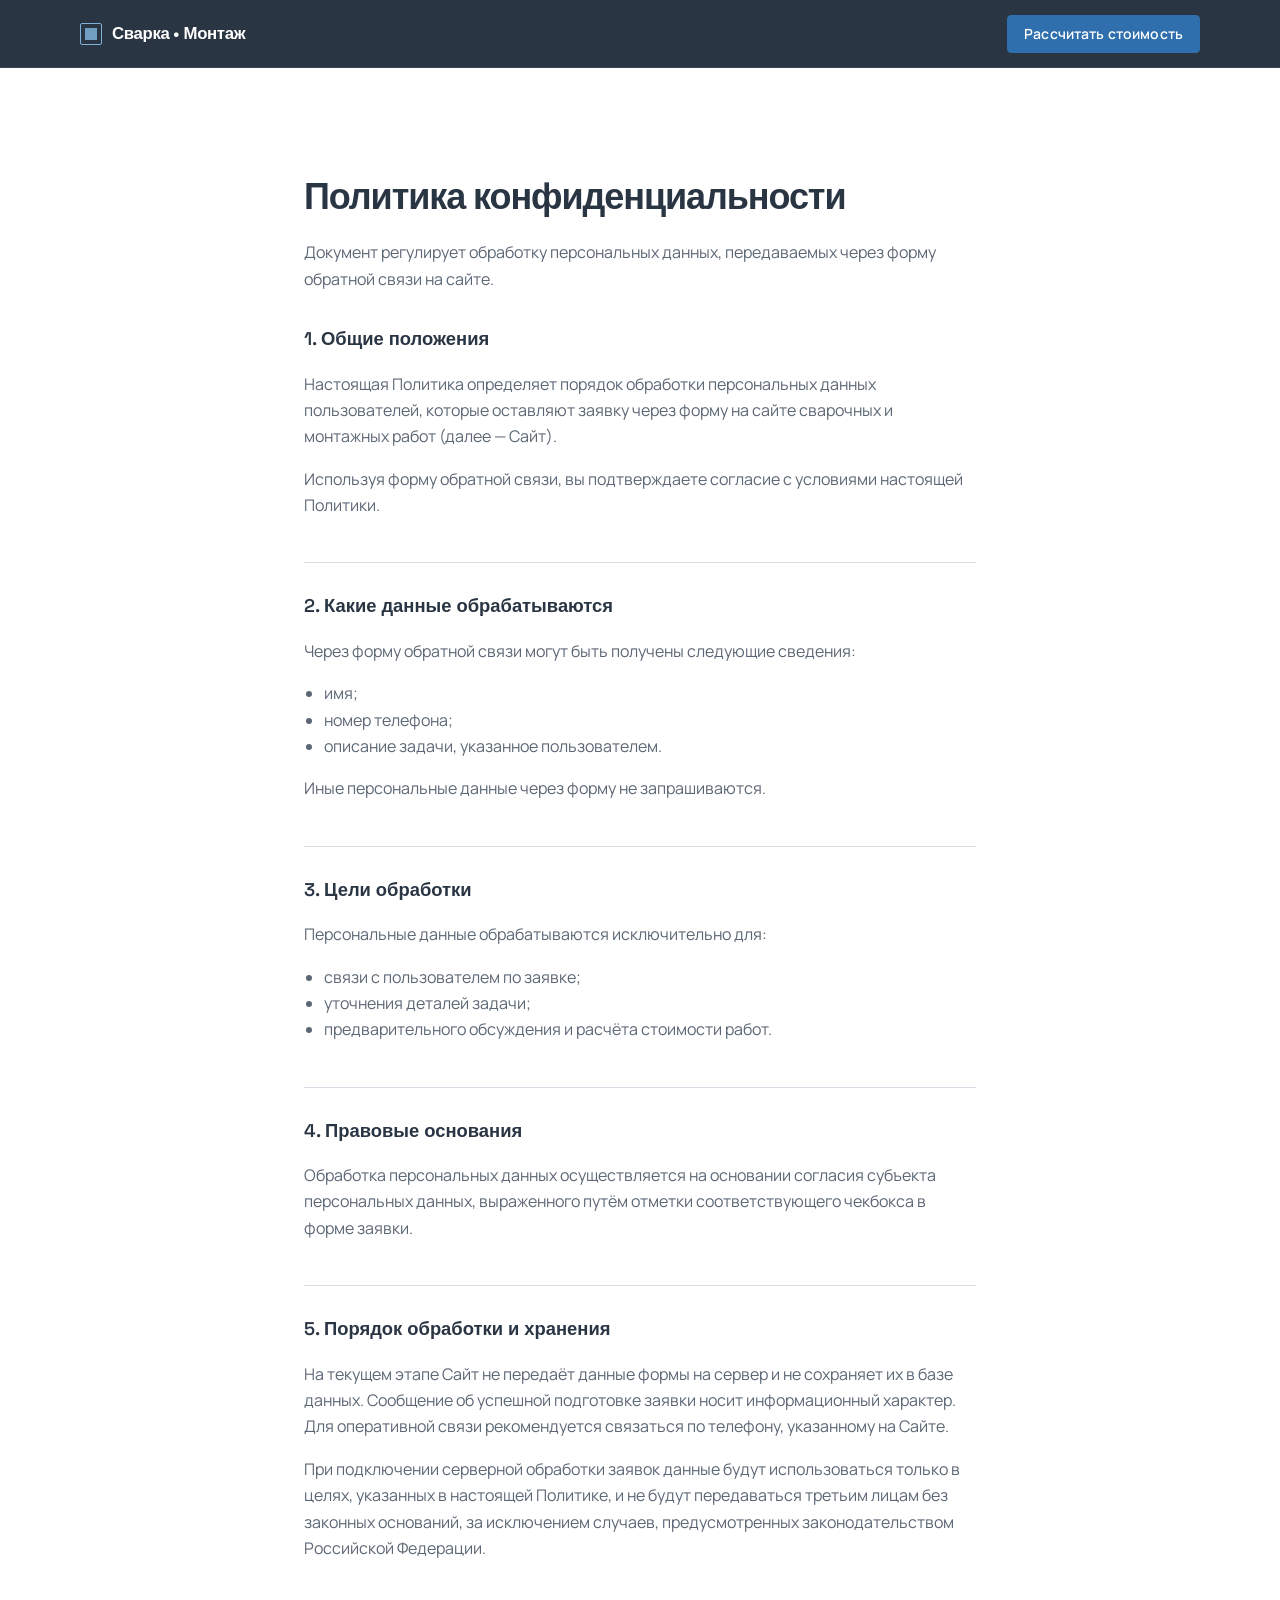
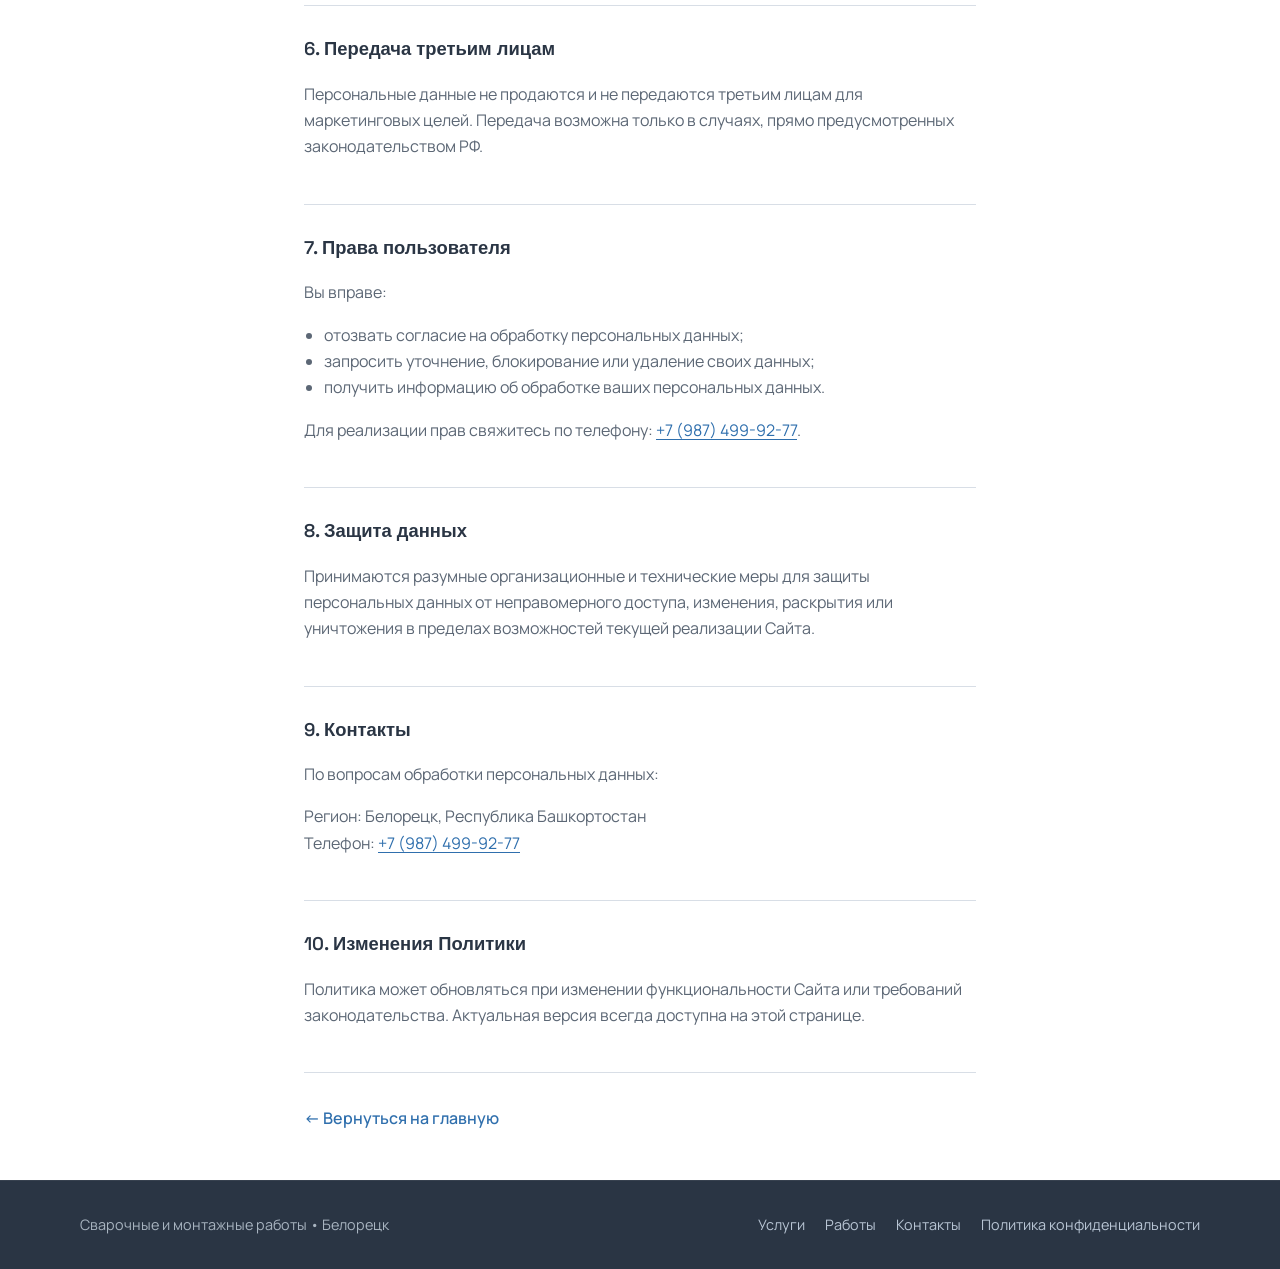
<file: privacy.html>
<!DOCTYPE html>
<html lang="ru">
<head>
  <meta charset="UTF-8">
  <meta name="viewport" content="width=device-width, initial-scale=1.0">
  <title>Политика конфиденциальности — Сварка • Монтаж</title>
  <meta name="description" content="Политика обработки персональных данных для формы обратной связи сайта сварочных и монтажных работ в Белорецке.">
  <meta name="robots" content="noindex, follow">
  <meta name="theme-color" content="#2a3544">
  <link rel="icon" href="favicon.svg" type="image/svg+xml">
  <link rel="preconnect" href="https://fonts.googleapis.com">
  <link rel="preconnect" href="https://fonts.gstatic.com" crossorigin>
  <link href="https://fonts.googleapis.com/css2?family=Manrope:wght@400;500;600;700&family=Space+Grotesk:wght@500;600;700&display=swap" rel="stylesheet">
  <link rel="stylesheet" href="css/style.css">
</head>
<body>
  <a class="skip-link" href="#main">Перейти к содержимому</a>

  <header class="header header--static">
    <div class="container header__inner">
      <a class="logo" href="index.html" aria-label="Сварка и Монтаж — на главную">
        <span class="logo__mark" aria-hidden="true"></span>
        <span class="logo__text">Сварка • Монтаж</span>
      </a>
      <a class="btn btn--primary btn--sm" href="index.html#contacts">Рассчитать стоимость</a>
    </div>
  </header>

  <main id="main" class="legal">
    <div class="container legal__inner">
      <h1 class="legal__title">Политика конфиденциальности</h1>
      <p class="legal__updated">Документ регулирует обработку персональных данных, передаваемых через форму обратной связи на сайте.</p>

      <section class="legal__section">
        <h2>1. Общие положения</h2>
        <p>Настоящая Политика определяет порядок обработки персональных данных пользователей, которые оставляют заявку через форму на сайте сварочных и монтажных работ (далее — Сайт).</p>
        <p>Используя форму обратной связи, вы подтверждаете согласие с условиями настоящей Политики.</p>
      </section>

      <section class="legal__section">
        <h2>2. Какие данные обрабатываются</h2>
        <p>Через форму обратной связи могут быть получены следующие сведения:</p>
        <ul>
          <li>имя;</li>
          <li>номер телефона;</li>
          <li>описание задачи, указанное пользователем.</li>
        </ul>
        <p>Иные персональные данные через форму не запрашиваются.</p>
      </section>

      <section class="legal__section">
        <h2>3. Цели обработки</h2>
        <p>Персональные данные обрабатываются исключительно для:</p>
        <ul>
          <li>связи с пользователем по заявке;</li>
          <li>уточнения деталей задачи;</li>
          <li>предварительного обсуждения и расчёта стоимости работ.</li>
        </ul>
      </section>

      <section class="legal__section">
        <h2>4. Правовые основания</h2>
        <p>Обработка персональных данных осуществляется на основании согласия субъекта персональных данных, выраженного путём отметки соответствующего чекбокса в форме заявки.</p>
      </section>

      <section class="legal__section">
        <h2>5. Порядок обработки и хранения</h2>
        <p>На текущем этапе Сайт не передаёт данные формы на сервер и не сохраняет их в базе данных. Сообщение об успешной подготовке заявки носит информационный характер. Для оперативной связи рекомендуется связаться по телефону, указанному на Сайте.</p>
        <p>При подключении серверной обработки заявок данные будут использоваться только в целях, указанных в настоящей Политике, и не будут передаваться третьим лицам без законных оснований, за исключением случаев, предусмотренных законодательством Российской Федерации.</p>
      </section>

      <section class="legal__section">
        <h2>6. Передача третьим лицам</h2>
        <p>Персональные данные не продаются и не передаются третьим лицам для маркетинговых целей. Передача возможна только в случаях, прямо предусмотренных законодательством РФ.</p>
      </section>

      <section class="legal__section">
        <h2>7. Права пользователя</h2>
        <p>Вы вправе:</p>
        <ul>
          <li>отозвать согласие на обработку персональных данных;</li>
          <li>запросить уточнение, блокирование или удаление своих данных;</li>
          <li>получить информацию об обработке ваших персональных данных.</li>
        </ul>
        <p>Для реализации прав свяжитесь по телефону: <a href="tel:+79874999277">+7 (987) 499-92-77</a>.</p>
      </section>

      <section class="legal__section">
        <h2>8. Защита данных</h2>
        <p>Принимаются разумные организационные и технические меры для защиты персональных данных от неправомерного доступа, изменения, раскрытия или уничтожения в пределах возможностей текущей реализации Сайта.</p>
      </section>

      <section class="legal__section">
        <h2>9. Контакты</h2>
        <p>По вопросам обработки персональных данных:</p>
        <p>Регион: Белорецк, Республика Башкортостан<br>
        Телефон: <a href="tel:+79874999277">+7 (987) 499-92-77</a></p>
      </section>

      <section class="legal__section">
        <h2>10. Изменения Политики</h2>
        <p>Политика может обновляться при изменении функциональности Сайта или требований законодательства. Актуальная версия всегда доступна на этой странице.</p>
      </section>

      <p class="legal__back"><a href="index.html">← Вернуться на главную</a></p>
    </div>
  </main>

  <footer class="footer">
    <div class="container footer__inner">
      <p class="footer__brand">Сварочные и монтажные работы • Белорецк</p>
      <nav class="footer__nav" aria-label="Навигация в подвале">
        <a href="index.html#services">Услуги</a>
        <a href="index.html#works">Работы</a>
        <a href="index.html#contacts">Контакты</a>
        <a href="privacy.html">Политика конфиденциальности</a>
      </nav>
    </div>
  </footer>
</body>
</html>
</file>
<file: css/style.css>
/* ============================================
   Сварка • Монтаж — основной стиль
   Mobile-first, светлая индустриальная палитра
   ============================================ */

:root {
  --color-graphite: #2a3544;
  --color-graphite-mid: #3a4656;
  --color-graphite-soft: #4a5668;
  --color-navy: #2a3544;
  --color-navy-deep: #243040;
  --color-accent: #2f6fad;
  --color-accent-hover: #255a8f;
  --color-accent-soft: rgba(47, 111, 173, 0.1);
  --color-line: #d8dee6;
  --color-line-light: rgba(255, 255, 255, 0.14);
  --color-bg: #ffffff;
  --color-bg-alt: #f2f4f7;
  --color-surface: #ffffff;
  --color-text: #2a3544;
  --color-text-muted: #5c6775;
  --color-placeholder: #e4e8ee;
  --color-placeholder-text: #6b7685;

  --font-display: "Space Grotesk", "Segoe UI", sans-serif;
  --font-body: "Manrope", "Segoe UI", sans-serif;

  --space-xs: 0.5rem;
  --space-sm: 0.75rem;
  --space-md: 1.25rem;
  --space-lg: 2rem;
  --space-xl: 3.5rem;
  --space-2xl: 5.5rem;

  --radius: 4px;
  --radius-md: 8px;
  --header-h: 4rem;
  --container: 1120px;
  --transition: 0.25s ease;
  --shadow-soft: 0 1px 2px rgba(42, 53, 68, 0.04), 0 4px 14px rgba(42, 53, 68, 0.05);
  --shadow-card: 0 1px 2px rgba(42, 53, 68, 0.04), 0 6px 18px rgba(42, 53, 68, 0.06);
}

*,
*::before,
*::after {
  box-sizing: border-box;
}

html {
  scroll-behavior: smooth;
  scroll-padding-top: calc(var(--header-h) + 0.5rem);
}

body {
  margin: 0;
  font-family: var(--font-body);
  font-size: 1rem;
  line-height: 1.65;
  color: var(--color-text);
  background: var(--color-bg);
  -webkit-font-smoothing: antialiased;
}

img {
  max-width: 100%;
  height: auto;
  display: block;
}

a {
  color: var(--color-accent);
  text-decoration-thickness: 1px;
  text-underline-offset: 0.2em;
  transition: color var(--transition);
}

a:hover {
  color: var(--color-accent-hover);
}

:focus-visible {
  outline: 2px solid var(--color-accent);
  outline-offset: 3px;
}

.skip-link {
  position: absolute;
  left: -9999px;
  top: 0;
  z-index: 1000;
  padding: 0.75rem 1rem;
  background: var(--color-graphite);
  color: #fff;
  text-decoration: none;
}

.skip-link:focus {
  left: 1rem;
  top: 1rem;
}

.container {
  width: min(100% - 2rem, var(--container));
  margin-inline: auto;
}

/* Buttons */
.btn {
  display: inline-flex;
  align-items: center;
  justify-content: center;
  gap: 0.5rem;
  min-height: 2.875rem;
  padding: 0.7rem 1.4rem;
  border: 1px solid transparent;
  border-radius: var(--radius);
  font-family: var(--font-body);
  font-size: 0.9375rem;
  font-weight: 600;
  letter-spacing: 0.01em;
  line-height: 1.2;
  text-decoration: none;
  cursor: pointer;
  transition: background var(--transition), color var(--transition), border-color var(--transition), transform 0.15s ease;
}

.btn:active {
  transform: translateY(1px);
}

.btn--primary {
  background: var(--color-accent);
  color: #fff;
  border-color: var(--color-accent);
}

.btn--primary:hover {
  background: var(--color-accent-hover);
  border-color: var(--color-accent-hover);
  color: #fff;
}

.btn--ghost {
  background: transparent;
  color: var(--color-graphite);
  border-color: var(--color-line);
}

.btn--ghost:hover {
  border-color: var(--color-accent);
  color: var(--color-accent);
}

.hero .btn--ghost {
  color: #f0f4f8;
  border-color: rgba(255, 255, 255, 0.35);
}

.hero .btn--ghost:hover {
  border-color: #fff;
  color: #fff;
  background: rgba(255, 255, 255, 0.08);
}

.btn--sm {
  min-height: 2.4rem;
  padding: 0.5rem 1rem;
  font-size: 0.875rem;
}

.btn--block {
  width: 100%;
}

/* Header — тёмно-графитовый контрастный элемент */
.header {
  position: fixed;
  inset: 0 0 auto;
  z-index: 100;
  height: var(--header-h);
  background: var(--color-graphite);
  border-bottom: 1px solid transparent;
  transition: border-color var(--transition), box-shadow var(--transition);
}

.header.is-scrolled {
  border-bottom-color: rgba(255, 255, 255, 0.08);
  box-shadow: 0 2px 12px rgba(42, 53, 68, 0.18);
}

.header--static {
  position: sticky;
  background: var(--color-graphite);
  border-bottom: 1px solid rgba(255, 255, 255, 0.08);
}

.header__inner {
  display: flex;
  align-items: center;
  justify-content: space-between;
  height: var(--header-h);
  gap: 1rem;
}

.logo {
  display: inline-flex;
  align-items: center;
  gap: 0.65rem;
  color: #fff;
  text-decoration: none;
  font-family: var(--font-display);
  font-weight: 600;
  font-size: 1.05rem;
  letter-spacing: -0.02em;
}

.logo:hover {
  color: #fff;
}

.logo__mark {
  width: 1.35rem;
  height: 1.35rem;
  border: 1.5px solid #7eb0d8;
  border-radius: 2px;
  position: relative;
  flex-shrink: 0;
  background: transparent;
}

.logo__mark::after {
  content: "";
  position: absolute;
  inset: 4px;
  background: #7eb0d8;
  opacity: 0.85;
}

.nav {
  position: fixed;
  inset: var(--header-h) 0 auto;
  background: var(--color-surface);
  border-bottom: 1px solid var(--color-line);
  padding: 1rem 1.25rem 1.5rem;
  transform: translateY(-120%);
  opacity: 0;
  visibility: hidden;
  transition: transform 0.3s ease, opacity 0.3s ease, visibility 0.3s;
  box-shadow: var(--shadow-soft);
}

.nav.is-open {
  transform: translateY(0);
  opacity: 1;
  visibility: visible;
}

.nav__list {
  list-style: none;
  margin: 0 0 1.25rem;
  padding: 0;
  display: flex;
  flex-direction: column;
  gap: 0.25rem;
}

.nav__link {
  display: block;
  padding: 0.7rem 0.25rem;
  color: var(--color-text);
  text-decoration: none;
  font-weight: 500;
  font-size: 1rem;
  border-bottom: 1px solid var(--color-line);
}

.nav__link:hover {
  color: var(--color-accent);
}

.nav__cta {
  width: 100%;
}

.burger {
  width: 2.5rem;
  height: 2.5rem;
  border: 1px solid rgba(255, 255, 255, 0.28);
  border-radius: var(--radius);
  background: transparent;
  display: inline-flex;
  flex-direction: column;
  align-items: center;
  justify-content: center;
  gap: 5px;
  cursor: pointer;
  padding: 0;
}

.burger__line {
  display: block;
  width: 1.1rem;
  height: 1.5px;
  background: #fff;
  transition: transform var(--transition), opacity var(--transition);
}

.burger[aria-expanded="true"] .burger__line:nth-child(1) {
  transform: translateY(6.5px) rotate(45deg);
}

.burger[aria-expanded="true"] .burger__line:nth-child(2) {
  opacity: 0;
}

.burger[aria-expanded="true"] .burger__line:nth-child(3) {
  transform: translateY(-6.5px) rotate(-45deg);
}

body.menu-open {
  overflow: hidden;
}

/* Hero — контрастный, но не почти чёрный */
.hero {
  position: relative;
  min-height: 100svh;
  display: flex;
  align-items: flex-end;
  padding: calc(var(--header-h) + 2.5rem) 0 3rem;
  color: #f2f5f8;
  overflow: hidden;
}

.hero__bg {
  position: absolute;
  inset: 0;
  background: #3d4a5c;
  z-index: 0;
}

.hero__bg::before {
  content: none;
}

.hero__bg::after {
  content: "";
  position: absolute;
  inset: auto 0 0;
  height: 1px;
  background: rgba(126, 176, 216, 0.35);
}

.hero__content {
  position: relative;
  z-index: 1;
  max-width: 40rem;
}

.hero__brand {
  margin: 0 0 1rem;
  font-family: var(--font-display);
  font-size: clamp(1.75rem, 6vw, 2.75rem);
  font-weight: 700;
  letter-spacing: -0.03em;
  line-height: 1.1;
  color: #fff;
}

.hero__title {
  margin: 0 0 1rem;
  font-family: var(--font-display);
  font-size: clamp(1.35rem, 4.5vw, 1.85rem);
  font-weight: 600;
  letter-spacing: -0.02em;
  line-height: 1.25;
  color: #e4ebf2;
}

.hero__subtitle {
  margin: 0 0 1rem;
  font-size: 1.05rem;
  line-height: 1.55;
  color: #c9d3de;
  font-weight: 500;
}

.hero__text {
  margin: 0 0 1.75rem;
  color: #b4bfcc;
  font-size: 0.975rem;
}

.hero__actions {
  display: flex;
  flex-wrap: wrap;
  gap: 0.75rem;
  margin-bottom: 2rem;
}

.hero__benefits {
  list-style: none;
  margin: 0;
  padding: 1.25rem 0 0;
  border-top: 1px solid rgba(255, 255, 255, 0.18);
  display: grid;
  gap: 0.65rem;
}

.hero__benefits li {
  position: relative;
  padding-left: 1.4rem;
  font-size: 0.9rem;
  color: #c5d0db;
}

.hero__benefits li::before {
  content: "";
  position: absolute;
  left: 0;
  top: 0.45em;
  width: 0.55rem;
  height: 0.55rem;
  border: 1.5px solid #9ec4e4;
  border-radius: 1px;
}

/* Sections */
.section {
  padding: var(--space-xl) 0;
}

.section__header {
  margin-bottom: var(--space-lg);
  max-width: 36rem;
}

.section__title {
  margin: 0 0 0.75rem;
  font-family: var(--font-display);
  font-size: clamp(1.75rem, 5vw, 2.35rem);
  font-weight: 700;
  letter-spacing: -0.03em;
  line-height: 1.15;
  color: var(--color-graphite);
}

.section__title--light {
  color: var(--color-graphite);
}

.section__subtitle {
  margin: 0;
  color: var(--color-text-muted);
  font-size: 1.05rem;
}

/* Services — белая секция */
.services {
  background: var(--color-surface);
  border-block: 1px solid var(--color-line);
}

.services__grid {
  display: grid;
  gap: 1rem;
}

.service-card {
  padding: 1.5rem 1.35rem;
  border: 1px solid var(--color-line);
  border-radius: var(--radius-md);
  background: var(--color-surface);
  box-shadow: var(--shadow-card);
  transition: border-color var(--transition), box-shadow var(--transition);
}

.service-card:hover {
  border-color: #b7c8da;
  box-shadow: 0 2px 4px rgba(42, 53, 68, 0.05), 0 10px 24px rgba(42, 53, 68, 0.08);
}

.service-card__icon {
  width: 2.5rem;
  height: 2.5rem;
  margin-bottom: 1rem;
  color: var(--color-accent);
}

.service-card__icon svg {
  width: 100%;
  height: 100%;
}

.service-card__title {
  margin: 0 0 0.5rem;
  font-family: var(--font-display);
  font-size: 1.15rem;
  font-weight: 600;
  letter-spacing: -0.02em;
}

.service-card__text {
  margin: 0;
  color: var(--color-text-muted);
  font-size: 0.95rem;
}

/* Portfolio — светло-серая секция */
.works {
  background: var(--color-bg-alt);
}

.filters {
  display: flex;
  flex-wrap: wrap;
  gap: 0.5rem;
  margin-bottom: 1.5rem;
}

.filter-btn {
  min-height: 2.4rem;
  padding: 0.45rem 0.95rem;
  border: 1px solid var(--color-line);
  border-radius: var(--radius);
  background: var(--color-surface);
  color: var(--color-text-muted);
  font-family: var(--font-body);
  font-size: 0.875rem;
  font-weight: 560;
  cursor: pointer;
  transition: background var(--transition), color var(--transition), border-color var(--transition);
}

.filter-btn:hover {
  border-color: var(--color-accent);
  color: var(--color-accent);
}

.filter-btn.is-active {
  background: var(--color-graphite);
  border-color: var(--color-graphite);
  color: #fff;
}

.portfolio {
  display: grid;
  gap: 1.25rem;
  align-items: stretch;
}

.portfolio-item {
  display: flex;
  flex-direction: column;
  height: 100%;
  padding: 0;
  border: 1px solid var(--color-line);
  border-radius: var(--radius-md);
  background: var(--color-surface);
  box-shadow: var(--shadow-soft);
  overflow: hidden;
  cursor: default;
  text-align: left;
  font: inherit;
  color: inherit;
  transition: border-color var(--transition), box-shadow var(--transition), transform 0.2s ease;
}

.portfolio-item:hover {
  border-color: #b7c8da;
  box-shadow: var(--shadow-card);
  transform: translateY(-2px);
}

.portfolio-item:focus-visible {
  outline: 2px solid var(--color-accent);
  outline-offset: 3px;
}

.portfolio-item.is-hidden {
  display: none;
}

.portfolio-item__media {
  aspect-ratio: 16 / 10;
  width: 100%;
  background: var(--color-bg-alt);
  position: relative;
  overflow: hidden;
  flex-shrink: 0;
  cursor: zoom-in;
}

.portfolio-item__img {
  width: 100%;
  height: 100%;
  object-fit: cover;
  object-position: center;
  display: block;
}

/* Позиционирование обложек/превью кейса ангара — композиция чуть ниже */
.portfolio-item__img--angar-main,
.portfolio-item__img[src*="angar-main"] {
  object-position: center 58%;
}

.portfolio-item__img[src*="angar-montazh"] {
  object-position: center 60%;
}

.portfolio-item__img[src*="angar-process"] {
  object-position: center 55%;
}

.portfolio-item__img[src*="angar-fermy"] {
  object-position: center 62%;
}

.portfolio-item__img[src*="angar-result"] {
  object-position: center 65%;
}

.portfolio-item__img--gates,
.portfolio-item__img[src*="gates-main"] {
  object-position: center 45%;
}

.portfolio-item__body {
  display: flex;
  flex-direction: column;
  gap: 0.65rem;
  padding: 1.15rem 1.2rem 1.35rem;
  border-top: 1px solid var(--color-line);
  flex: 1;
}

.portfolio-item__title {
  margin: 0;
  font-family: var(--font-display);
  font-size: 1.1rem;
  font-weight: 600;
  letter-spacing: -0.02em;
  line-height: 1.3;
  color: var(--color-graphite);
}

.portfolio-item__text {
  margin: 0;
  color: var(--color-text-muted);
  font-size: 0.925rem;
  line-height: 1.55;
  flex: 1;
}

.portfolio-item__btn {
  align-self: flex-start;
  margin-top: 0.35rem;
  pointer-events: none;
}

.portfolio-item__caption {
  display: block;
  padding: 0.9rem 1rem;
  font-size: 0.925rem;
  font-weight: 560;
  color: var(--color-graphite);
  border-top: 1px solid var(--color-line);
}

/* Neutral placeholders — спокойная рамка под реальные фото */
.placeholder {
  display: grid;
  place-items: center;
  background: var(--color-placeholder);
  position: relative;
}

.placeholder::before {
  content: none;
}

.placeholder::after {
  content: attr(data-placeholder);
  position: relative;
  z-index: 1;
  max-width: 80%;
  text-align: center;
  font-family: var(--font-display);
  font-size: 0.85rem;
  font-weight: 500;
  letter-spacing: 0.02em;
  color: var(--color-placeholder-text);
  line-height: 1.35;
}

.placeholder.has-image::after,
.placeholder.has-image::before {
  display: none;
}

.placeholder.has-image {
  background: #f0f2f5;
}

/* About — белая секция */
.about {
  background: var(--color-surface);
  border-block: 1px solid var(--color-line);
}

.about__grid {
  display: grid;
  gap: 2rem;
}

.about__photo {
  aspect-ratio: 4 / 5;
  max-width: 28rem;
  width: 100%;
  border-radius: var(--radius-md);
  overflow: hidden;
  border: 1px solid var(--color-line);
  background: var(--color-bg-alt);
}

.about__photo img {
  width: 100%;
  height: 100%;
  object-fit: cover;
  object-position: 18% 20%;
  display: block;
}

.about__name {
  margin: 0 0 0.25rem;
  font-family: var(--font-display);
  font-size: 1.35rem;
  font-weight: 700;
  letter-spacing: -0.02em;
  color: var(--color-graphite);
}

.about__role {
  margin: 0 0 1.15rem;
  color: var(--color-accent);
  font-weight: 600;
  font-size: 0.975rem;
}

.about__text {
  margin: 0 0 1rem;
  color: var(--color-text-muted);
  max-width: 38rem;
}

.about__actions {
  margin-top: 1.5rem;
}

.checklist {
  list-style: none;
  margin: 1.5rem 0 0;
  padding: 0;
  display: grid;
  gap: 0.75rem;
}

.checklist li {
  position: relative;
  padding-left: 1.5rem;
  color: var(--color-text);
  font-weight: 500;
  font-size: 0.975rem;
}

.checklist li::before {
  content: "";
  position: absolute;
  left: 0;
  top: 0.45em;
  width: 0.6rem;
  height: 0.6rem;
  border: 1.5px solid var(--color-accent);
  border-radius: 1px;
  background: var(--color-accent-soft);
}

/* Process — светло-серая секция */
.process {
  background: var(--color-bg-alt);
}

.process__list {
  list-style: none;
  margin: 0;
  padding: 0;
  display: grid;
  gap: 1rem;
  counter-reset: none;
}

.process__item {
  display: grid;
  grid-template-columns: auto 1fr;
  gap: 1rem;
  padding: 1.35rem 1.25rem;
  background: var(--color-surface);
  border: 1px solid var(--color-line);
  border-radius: var(--radius-md);
  box-shadow: var(--shadow-soft);
}

.process__num {
  font-family: var(--font-display);
  font-size: 1.25rem;
  font-weight: 700;
  color: var(--color-accent);
  letter-spacing: -0.02em;
  line-height: 1.2;
}

.process__title {
  margin: 0 0 0.35rem;
  font-family: var(--font-display);
  font-size: 1.1rem;
  font-weight: 600;
}

.process__text {
  margin: 0;
  color: var(--color-text-muted);
  font-size: 0.95rem;
}

/* Request / contact CTA — без формы */
.request {
  background: var(--color-surface);
  border-top: 1px solid var(--color-line);
  color: var(--color-text);
}

.request__wrap {
  display: grid;
  gap: 2rem;
  align-items: center;
}

.request__lead {
  margin: 0 0 1.25rem;
  color: var(--color-text-muted);
  max-width: 28rem;
}

.request__phone {
  display: inline-block;
  font-family: var(--font-display);
  font-size: clamp(1.35rem, 4vw, 1.75rem);
  font-weight: 700;
  color: var(--color-graphite);
  text-decoration: none;
  letter-spacing: -0.02em;
}

.request__phone:hover {
  color: var(--color-accent);
}

.request__actions {
  display: flex;
  flex-direction: column;
  gap: 0.85rem;
  padding: 1.5rem 1.25rem;
  background: var(--color-bg-alt);
  border: 1px solid var(--color-line);
  border-radius: var(--radius-md);
  box-shadow: var(--shadow-soft);
}

.btn--lg {
  min-height: 3.1rem;
  padding: 0.85rem 1.5rem;
  font-size: 1rem;
}

.request__community {
  display: flex;
  flex-direction: column;
  gap: 0.2rem;
  margin-top: 0.35rem;
  padding: 0.95rem 1rem;
  border: 1px solid var(--color-line);
  border-radius: var(--radius);
  background: var(--color-surface);
  text-decoration: none;
  transition: border-color var(--transition), background var(--transition);
}

.request__community:hover {
  border-color: #b7c8da;
  background: #fff;
}

.request__community-title {
  font-weight: 600;
  color: var(--color-graphite);
  font-size: 0.975rem;
}

.request__community-text {
  font-size: 0.875rem;
  color: var(--color-text-muted);
}

/* Contacts — компактный справочный блок */
.contacts {
  background: var(--color-bg-alt);
  border-top: 1px solid var(--color-line);
  padding-block: 2rem;
}

.contacts__inner {
  display: grid;
  gap: 1.25rem;
}

.contacts__title {
  margin-bottom: 0.5rem;
  font-size: clamp(1.4rem, 4vw, 1.75rem);
}

.contacts__region {
  margin: 0 0 0.85rem;
  color: var(--color-text-muted);
  font-size: 1rem;
}

.contacts__label {
  margin: 0 0 0.25rem;
  font-size: 0.75rem;
  text-transform: uppercase;
  letter-spacing: 0.06em;
  color: var(--color-text-muted);
  font-weight: 600;
}

.contacts__phone {
  display: inline-block;
  margin-bottom: 0.25rem;
  font-family: var(--font-display);
  font-size: clamp(1.25rem, 4vw, 1.6rem);
  font-weight: 700;
  letter-spacing: -0.02em;
  color: var(--color-graphite);
  text-decoration: none;
}

.contacts__phone:hover {
  color: var(--color-accent);
}

.contacts__phone-note {
  margin: 0;
  color: var(--color-text-muted);
  font-size: 0.9rem;
}

.contacts__note {
  margin: 0;
  padding-top: 0.15rem;
  color: var(--color-text-muted);
  font-size: 0.95rem;
  line-height: 1.55;
  max-width: 36rem;
}

/* Footer — тёмно-графитовый */
.footer {
  background: var(--color-graphite);
  color: #a8b4c0;
  padding: 2rem 0;
  border-top: 1px solid rgba(255, 255, 255, 0.06);
}

.footer__inner {
  display: flex;
  flex-direction: column;
  gap: 1rem;
}

.footer__brand {
  margin: 0;
  font-size: 0.9rem;
}

.footer__nav {
  display: flex;
  flex-wrap: wrap;
  gap: 0.75rem 1.25rem;
}

.footer__nav a {
  color: #b8c5d4;
  text-decoration: none;
  font-size: 0.9rem;
}

.footer__nav a:hover {
  color: #fff;
}

/* Lightbox / галерея проекта — полный кадр без обрезки */
.lightbox {
  position: fixed;
  inset: 0;
  z-index: 200;
  display: grid;
  place-items: center;
  padding: 0.75rem;
}

.lightbox[hidden] {
  display: none;
}

.lightbox__backdrop {
  position: absolute;
  inset: 0;
  background: rgba(14, 20, 28, 0.88);
  cursor: pointer;
}

.lightbox__panel {
  position: relative;
  z-index: 1;
  width: min(100%, 92vw);
  max-width: 72rem;
  max-height: calc(100vh - 1.5rem);
  max-height: calc(100dvh - 1.5rem);
  display: flex;
  flex-direction: column;
  overflow: auto;
  background: var(--color-surface);
  border-radius: var(--radius-md);
  border: 1px solid var(--color-line);
  box-shadow: 0 16px 40px rgba(20, 28, 38, 0.25);
}

.lightbox__close {
  position: absolute;
  top: 0.65rem;
  right: 0.65rem;
  z-index: 3;
  width: 2.5rem;
  height: 2.5rem;
  border: 1px solid var(--color-line);
  border-radius: var(--radius);
  background: rgba(255, 255, 255, 0.96);
  color: var(--color-graphite);
  font-size: 1.5rem;
  line-height: 1;
  cursor: pointer;
}

.lightbox__close:hover {
  border-color: var(--color-accent);
  color: var(--color-accent);
}

.lightbox__toolbar {
  display: flex;
  flex-wrap: wrap;
  align-items: baseline;
  justify-content: space-between;
  gap: 0.35rem 1rem;
  padding: 1rem 3.25rem 0.75rem 1.15rem;
  border-bottom: 1px solid var(--color-line);
  flex-shrink: 0;
}

.lightbox__title {
  margin: 0;
  font-family: var(--font-display);
  font-size: 1rem;
  font-weight: 600;
  letter-spacing: -0.02em;
  color: var(--color-graphite);
  line-height: 1.35;
  max-width: 36rem;
}

.lightbox__counter {
  margin: 0;
  font-size: 0.875rem;
  font-weight: 560;
  color: var(--color-text-muted);
  white-space: nowrap;
}

.lightbox__stage {
  position: relative;
  display: grid;
  grid-template-columns: auto minmax(0, 1fr) auto;
  align-items: center;
  justify-items: center;
  gap: 0.35rem;
  padding: 0.85rem 0.5rem 1.1rem;
  min-height: 0;
  flex: 1;
}

.lightbox__figure {
  margin: 0;
  min-width: 0;
  max-width: 100%;
  display: flex;
  justify-content: center;
}

.lightbox__media {
  width: auto;
  max-width: 100%;
  height: auto;
  display: flex;
  align-items: center;
  justify-content: center;
  background: #121820;
  border-radius: var(--radius);
  overflow: visible;
  padding: 0.35rem;
}

.lightbox__img {
  display: block;
  width: auto;
  height: auto;
  max-width: min(90vw, 100%);
  max-height: min(78vh, 78dvh);
  object-fit: contain;
  object-position: center;
}

.lightbox__nav {
  width: 2.5rem;
  height: 2.5rem;
  border: 1px solid var(--color-line);
  border-radius: var(--radius);
  background: var(--color-surface);
  color: var(--color-graphite);
  font-size: 1.75rem;
  line-height: 1;
  cursor: pointer;
  display: inline-flex;
  align-items: center;
  justify-content: center;
  flex-shrink: 0;
  transition: border-color var(--transition), color var(--transition), background var(--transition);
}

.lightbox__nav:hover {
  border-color: var(--color-accent);
  color: var(--color-accent);
}

.lightbox__nav:disabled {
  opacity: 0.35;
  cursor: default;
}

.lightbox__caption {
  padding: 1rem 1.25rem 1.25rem;
  font-weight: 560;
  color: var(--color-graphite);
}

/* Reveal animation */
.reveal {
  opacity: 0;
  transform: translateY(18px);
  transition: opacity 0.55s ease, transform 0.55s ease;
}

.reveal.is-visible {
  opacity: 1;
  transform: none;
}

/* Legal page */
.legal {
  padding: calc(var(--header-h) + 2rem) 0 3rem;
}

.legal__inner {
  max-width: 42rem;
}

.legal__title {
  margin: 0 0 0.75rem;
  font-family: var(--font-display);
  font-size: clamp(1.75rem, 5vw, 2.25rem);
  letter-spacing: -0.03em;
}

.legal__updated {
  margin: 0 0 2rem;
  color: var(--color-text-muted);
}

.legal__section {
  margin-bottom: 1.75rem;
  padding-bottom: 1.75rem;
  border-bottom: 1px solid var(--color-line);
}

.legal__section h2 {
  margin: 0 0 0.75rem;
  font-family: var(--font-display);
  font-size: 1.15rem;
  font-weight: 600;
}

.legal__section p,
.legal__section li {
  color: var(--color-text-muted);
}

.legal__section ul {
  padding-left: 1.25rem;
}

.legal__back {
  margin: 2rem 0 0;
}

.legal__back a {
  text-decoration: none;
  font-weight: 560;
}

/* Tablet */
@media (min-width: 640px) {
  .services__grid {
    grid-template-columns: repeat(2, 1fr);
  }

  .portfolio {
    grid-template-columns: repeat(2, 1fr);
  }

  .process__list {
    grid-template-columns: repeat(2, 1fr);
  }

  .hero {
    align-items: center;
    padding-block: calc(var(--header-h) + 3rem) 4rem;
  }
}

/* Desktop */
@media (min-width: 960px) {
  :root {
    --header-h: 4.25rem;
  }

  .burger {
    display: none;
  }

  .nav {
    position: static;
    display: flex;
    align-items: center;
    gap: 1.5rem;
    padding: 0;
    border: 0;
    background: transparent;
    box-shadow: none;
    transform: none;
    opacity: 1;
    visibility: visible;
  }

  .nav__list {
    flex-direction: row;
    align-items: center;
    gap: 0.15rem;
    margin: 0;
  }

  .nav__link {
    padding: 0.45rem 0.7rem;
    border: 0;
    font-size: 0.9rem;
    color: #c5d0db;
  }

  .nav__link:hover {
    color: #fff;
  }

  .nav__cta {
    width: auto;
  }

  .services__grid {
    grid-template-columns: repeat(3, 1fr);
    gap: 1.15rem;
  }

  .portfolio {
    grid-template-columns: repeat(3, 1fr);
    gap: 1.35rem;
  }

  .about__grid {
    grid-template-columns: minmax(0, 0.9fr) minmax(0, 1.1fr);
    gap: 3.5rem;
    align-items: center;
  }

  .process__list {
    grid-template-columns: repeat(4, 1fr);
    gap: 1rem;
  }

  .process__item {
    grid-template-columns: 1fr;
    min-height: 100%;
  }

  .request__wrap {
    grid-template-columns: 1fr 1fr;
    gap: 3rem;
    align-items: center;
  }

  .request__actions {
    padding: 1.75rem;
  }

  .contacts {
    padding-block: 2.25rem;
  }

  .contacts__inner {
    grid-template-columns: minmax(0, 1.1fr) minmax(0, 1fr);
    gap: 2rem 3rem;
    align-items: end;
  }

  .contacts__note {
    padding-bottom: 0.15rem;
    border-left: 1px solid var(--color-line);
    padding-left: 1.5rem;
    max-width: none;
  }

  .footer__inner {
    flex-direction: row;
    justify-content: space-between;
    align-items: center;
  }

  .section {
    padding: var(--space-2xl) 0;
  }

  .contacts.section {
    padding-block: 2.25rem;
  }

  .hero__content {
    max-width: 44rem;
  }
}

@media (max-width: 639px) {
  .about__photo {
    aspect-ratio: 5 / 6;
    max-width: none;
  }

  .about__photo img {
    object-position: 15% 18%;
  }

  .lightbox {
    padding: 0.5rem;
    align-items: center;
  }

  .lightbox__panel {
    width: 100%;
    max-height: calc(100dvh - 1rem);
    border-radius: var(--radius);
  }

  .lightbox__toolbar {
    padding: 0.85rem 2.85rem 0.6rem 0.85rem;
  }

  .lightbox__stage {
    display: grid;
    grid-template-columns: 1fr 1fr;
    grid-template-areas:
      "media media"
      "prev next";
    gap: 0.5rem;
    padding: 0.5rem 0.55rem 0.85rem;
  }

  .lightbox__figure {
    grid-area: media;
    width: 100%;
  }

  .lightbox__media {
    width: 100%;
    padding: 0.2rem;
  }

  .lightbox__img {
    max-width: 92vw;
    max-height: min(70vh, 70dvh);
  }

  .lightbox__nav {
    width: 2.75rem;
    height: 2.5rem;
  }

  .lightbox__nav--prev {
    grid-area: prev;
    justify-self: start;
  }

  .lightbox__nav--next {
    grid-area: next;
    justify-self: end;
  }
}

@media (prefers-reduced-motion: reduce) {
  html {
    scroll-behavior: auto;
  }

  .reveal {
    opacity: 1;
    transform: none;
    transition: none;
  }

  .portfolio-item:hover {
    transform: none;
  }

  *,
  *::before,
  *::after {
    animation-duration: 0.01ms !important;
    transition-duration: 0.01ms !important;
  }
}
</file>
